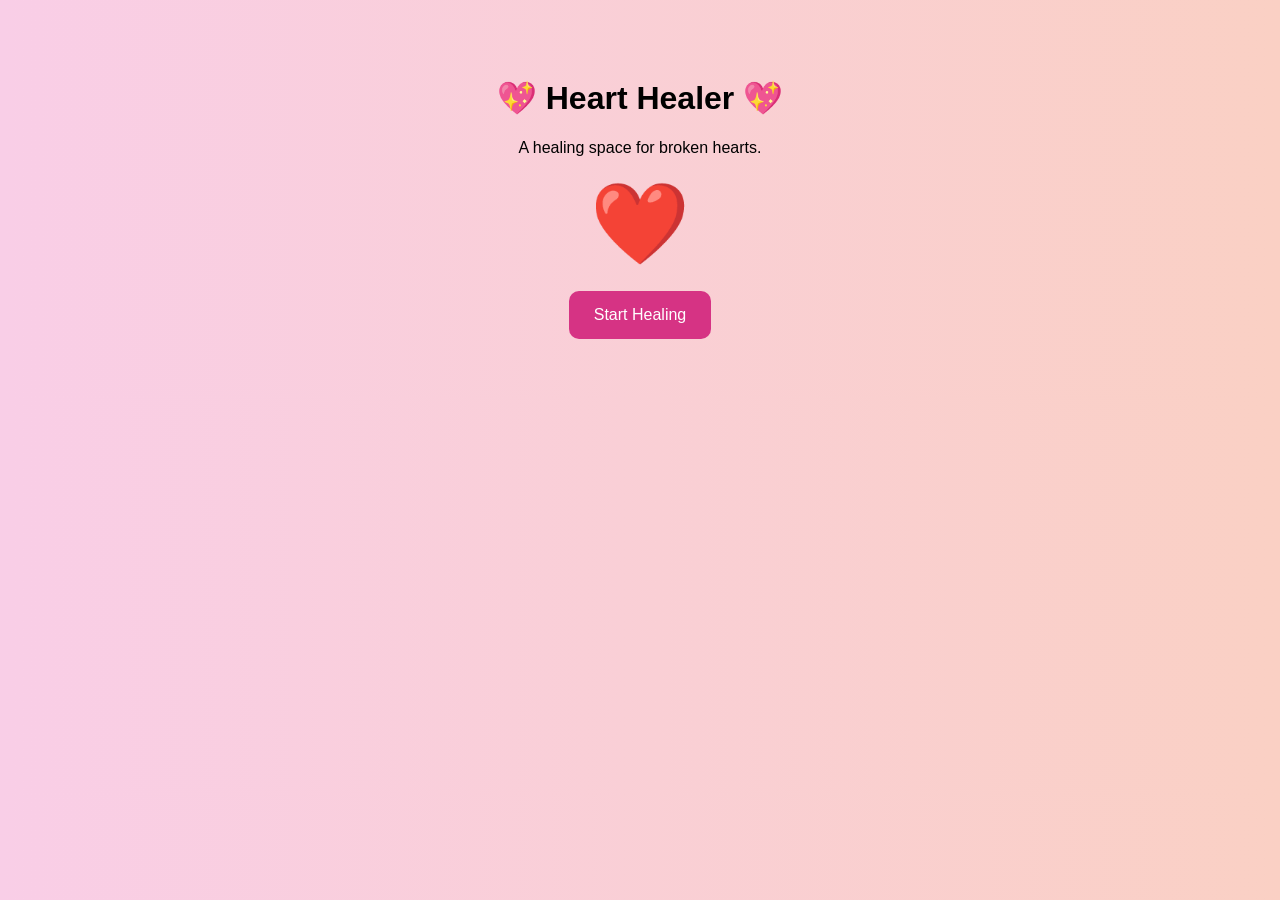
<file: HeartHealerWeb/index.html.html>
<!DOCTYPE html>
<html lang="en">
<head>
  <meta charset="UTF-8" />
  <meta name="viewport" content="width=device-width, initial-scale=1.0"/>
  <title>Heart Healer – Welcome</title>
  <link rel="stylesheet" href="page1.css" />
</head>
<body>
  <div class="container">
    <h1 class="fade-in">💖 Heart Healer 💖</h1>
    <p class="fade-in">A healing space for broken hearts.</p>
    <div class="heart-beat">❤️</div>
    <button onclick="goToNextPage('page2.html')" class="fade-in">Start Healing</button>
  </div>

  <script src="app.js"></script>
</body>
</html>
</file>
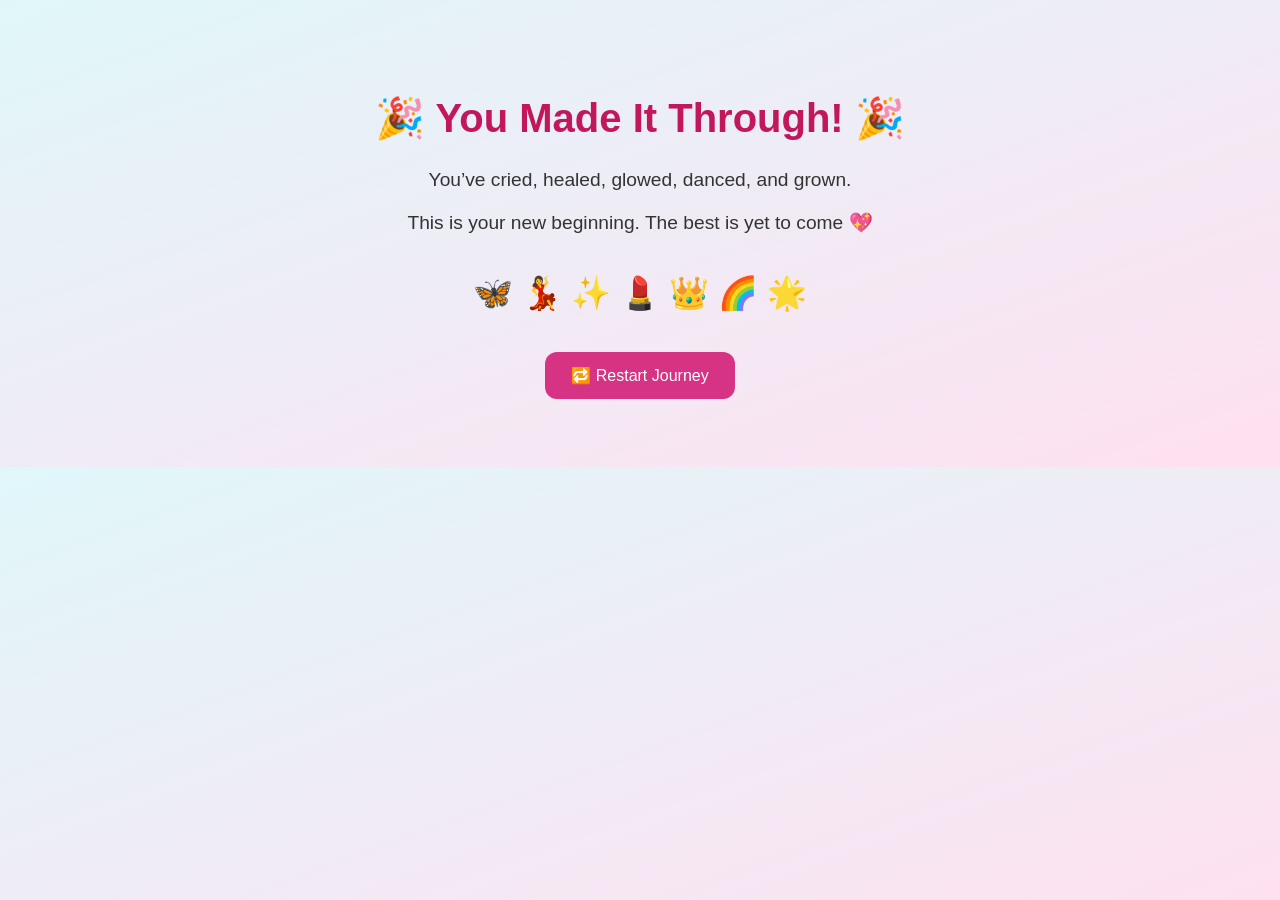
<file: HeartHealerWeb/page10.html>
<!DOCTYPE html>
<html lang="en">
<head>
  <meta charset="UTF-8" />
  <title>You Did It 🎉</title>
  <link rel="stylesheet" href="page10.css" />
</head>
<body>
  <div class="container">
    <h1 class="title">🎉 You Made It Through! 🎉</h1>
    <p class="message">You’ve cried, healed, glowed, danced, and grown.</p>
    <p class="message">This is your new beginning. The best is yet to come 💖</p>

    <div class="celebrate">
      🦋 💃 ✨ 💄 👑 🌈 🌟
    </div>

    <button onclick="restartJourney()">🔁 Restart Journey</button>
  </div>

  <script src="app.js"></script>
</body>
</html>
</file>
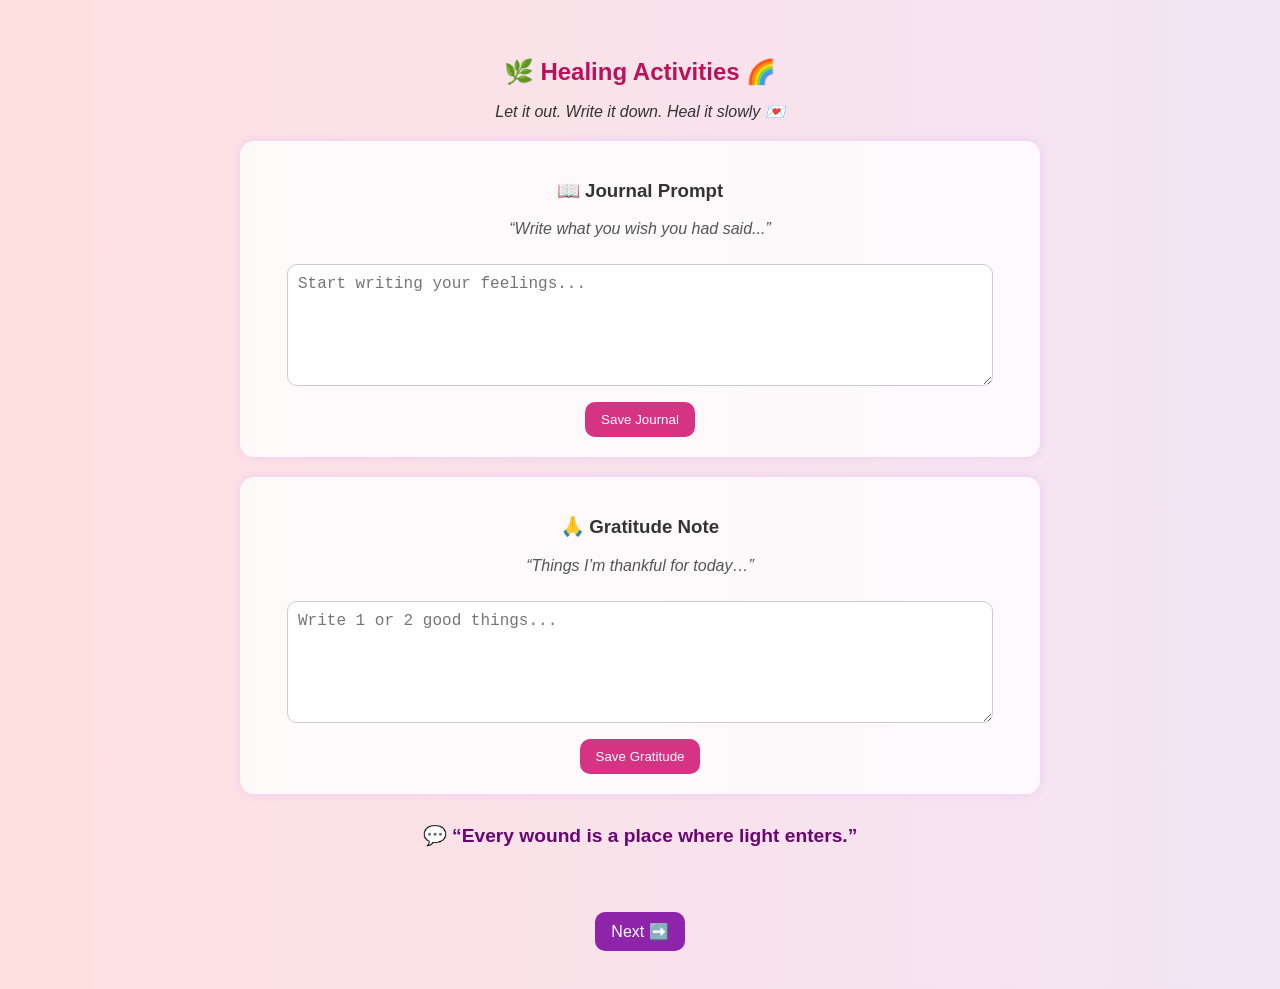
<file: HeartHealerWeb/page2.html>
<!DOCTYPE html>
<html lang="en">
<head>
  <meta charset="UTF-8">
  <title>Healing Activities ✍️</title>
  <link rel="stylesheet" href="page2.css">
</head>
<body>
  <div class="container">
    <h2>🌿 Healing Activities 🌈</h2>
    <p class="subtext">Let it out. Write it down. Heal it slowly 💌</p>

    <div class="journal-box">
      <h3>📖 Journal Prompt</h3>
      <p class="prompt">“Write what you wish you had said...”</p>
      <textarea id="journalInput" placeholder="Start writing your feelings..."></textarea>
      <button onclick="saveJournal()">Save Journal</button>
    </div>

    <div class="gratitude-box">
      <h3>🙏 Gratitude Note</h3>
      <p class="prompt">“Things I’m thankful for today…”</p>
      <textarea id="gratitudeInput" placeholder="Write 1 or 2 good things..."></textarea>
      <button onclick="saveGratitude()">Save Gratitude</button>
    </div>

    <div class="quote-box">
      <h4 id="healingQuote">💬 “Every wound is a place where light enters.”</h4>
    </div>

    <button class="next-button" onclick="goToNextPage('page3.html')">Next ➡️</button>

    <script src="app.js"></script>
</body>
</html>
</file>
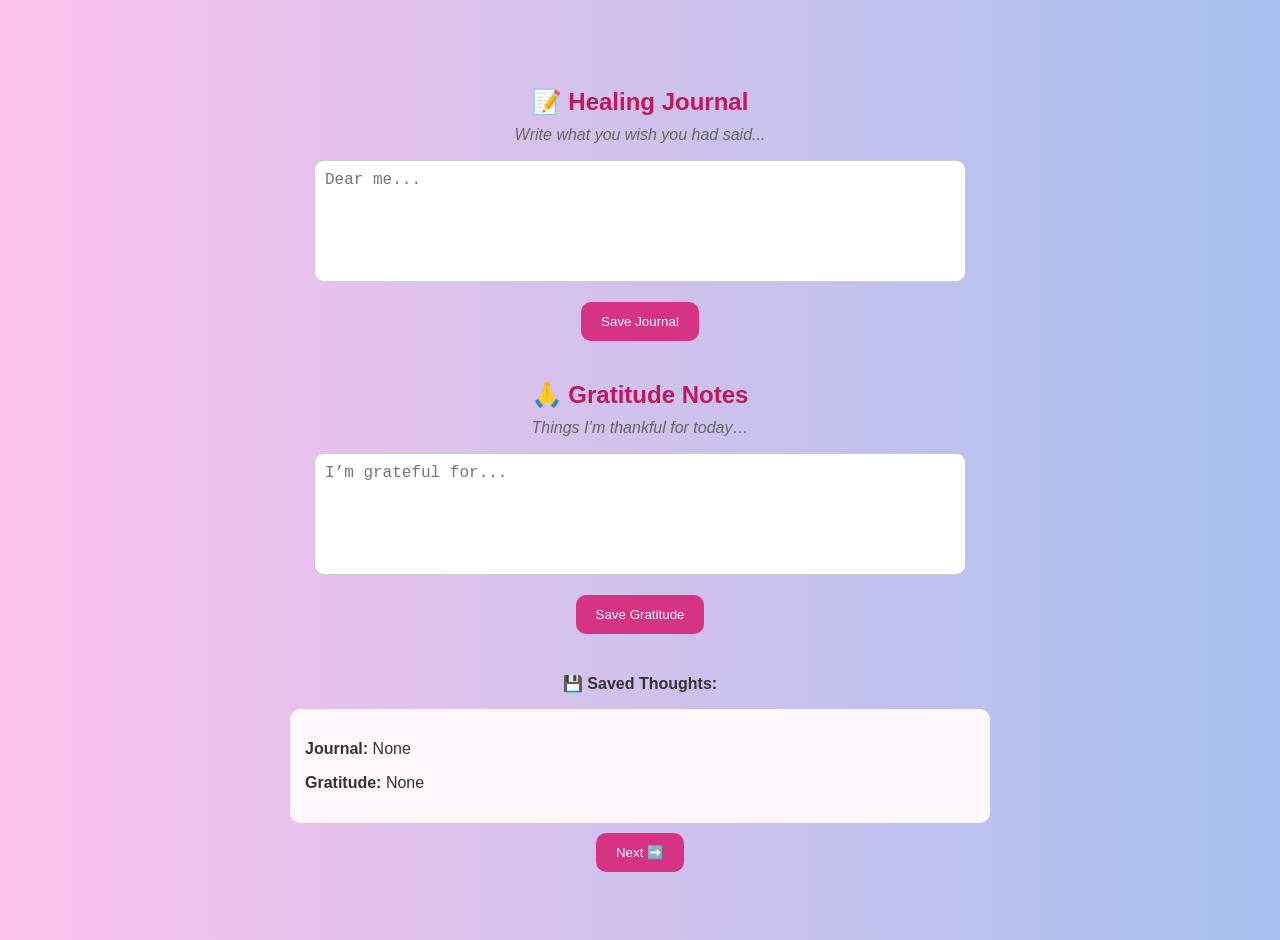
<file: HeartHealerWeb/page3.html>
<!DOCTYPE html>
<html lang="en">
<head>
  <meta charset="UTF-8" />
  <meta name="viewport" content="width=device-width, initial-scale=1.0"/>
  <title>Healing Journal</title>
  <link rel="stylesheet" href="page3.css" />
</head>
<body>
  <div class="container">
    <h2>📝 Healing Journal</h2>
    <p class="sub">Write what you wish you had said...</p>
    <textarea id="journalInput" placeholder="Dear me..."></textarea>
    <button onclick="saveJournal()">Save Journal</button>

    <h2>🙏 Gratitude Notes</h2>
    <p class="sub">Things I’m thankful for today…</p>
    <textarea id="gratitudeInput" placeholder="I’m grateful for..."></textarea>
    <button onclick="saveGratitude()">Save Gratitude</button>

    <p class="saved">💾 Saved Thoughts:</p>
    <div id="savedNotes">
      <p><strong>Journal:</strong> <span id="savedJournal">None</span></p>
      <p><strong>Gratitude:</strong> <span id="savedGratitude">None</span></p>
    </div>

    <button class="next-button" onclick="goToNextPage('page4.html')">Next ➡️</button>
  </div>

  <script src="app.js"></script>
</body>
</html>
</file>
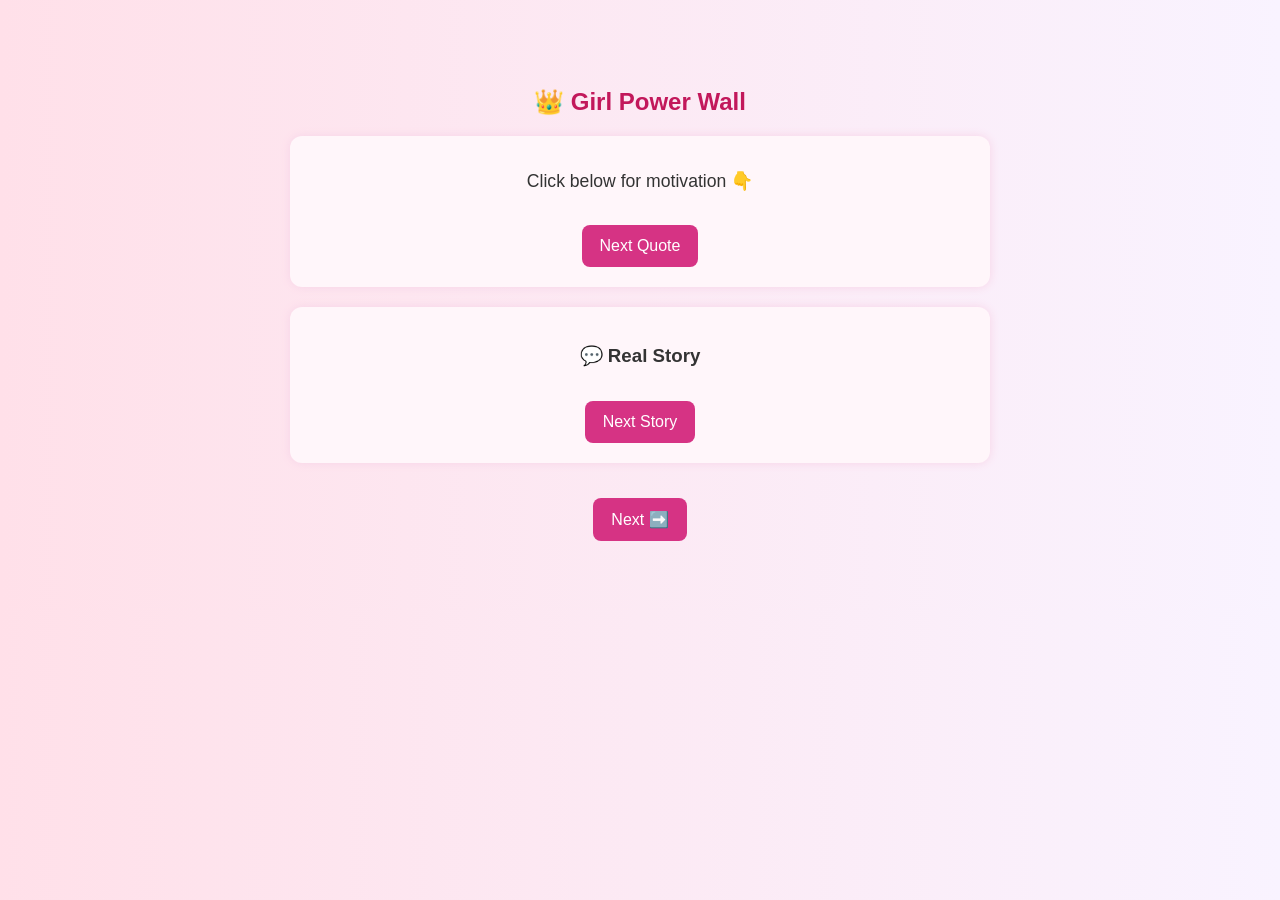
<file: HeartHealerWeb/page4.html>
<!DOCTYPE html>
<html lang="en">
<head>
  <meta charset="UTF-8">
  <title>Girl Power Wall</title>
  <link rel="stylesheet" href="page4.css">
</head>
<body>
  <div class="container">
    <h2>👑 Girl Power Wall</h2>

    <div class="quote-box">
      <p id="quoteText">Click below for motivation 👇</p>
      <button onclick="nextMotivation()">Next Quote</button>
    </div>

    <div class="story-box">
      <h3>💬 Real Story</h3>
      <p id="storyText"></p>
      <button onclick="nextStory()">Next Story</button>
    </div>

    <button class="next-button" onclick="goToNextPage('page5.html')">Next ➡️</button>
  </div>

  <script src="app.js"></script>
</body>
</html>
</file>
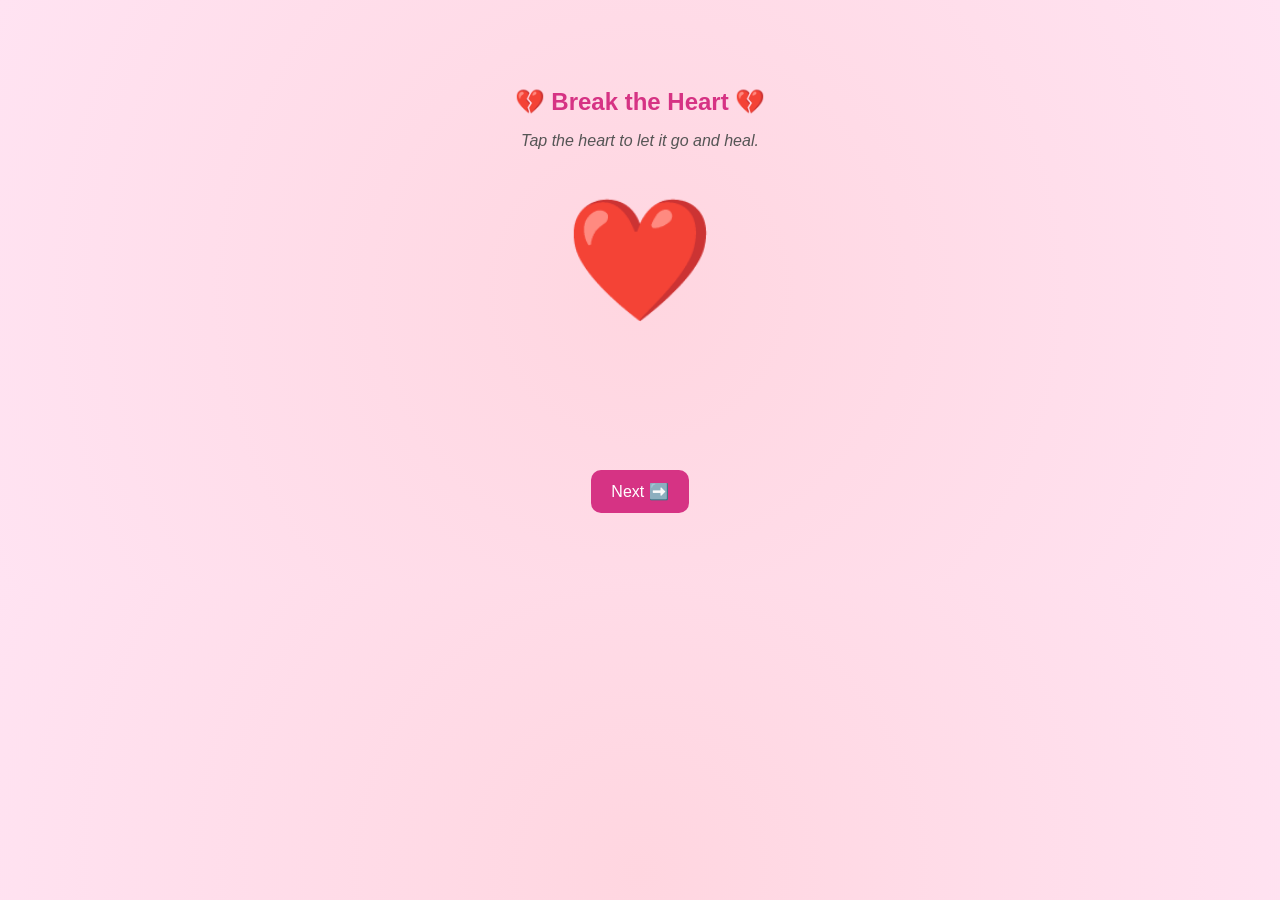
<file: HeartHealerWeb/page5.html>
<!DOCTYPE html>
<html lang="en">
<head>
  <meta charset="UTF-8">
  <title>Break the Heart 💔</title>
  <link rel="stylesheet" href="page5.css">
</head>
<body>
  <div class="container">
    <h2 class="fade-in">💔 Break the Heart 💔</h2>
    <p class="subtext fade-in">Tap the heart to let it go and heal.</p>

    <div class="heart-area fade-in">
      <div id="heart" onclick="breakHeart()">❤️</div>
    </div>

    <p id="message" class="message"></p>

    <button class="next-button" onclick="goToNextPage('page6.html')">Next ➡️</button>
  </div>

  <script src="app.js"></script>
</body>
</html>
</file>
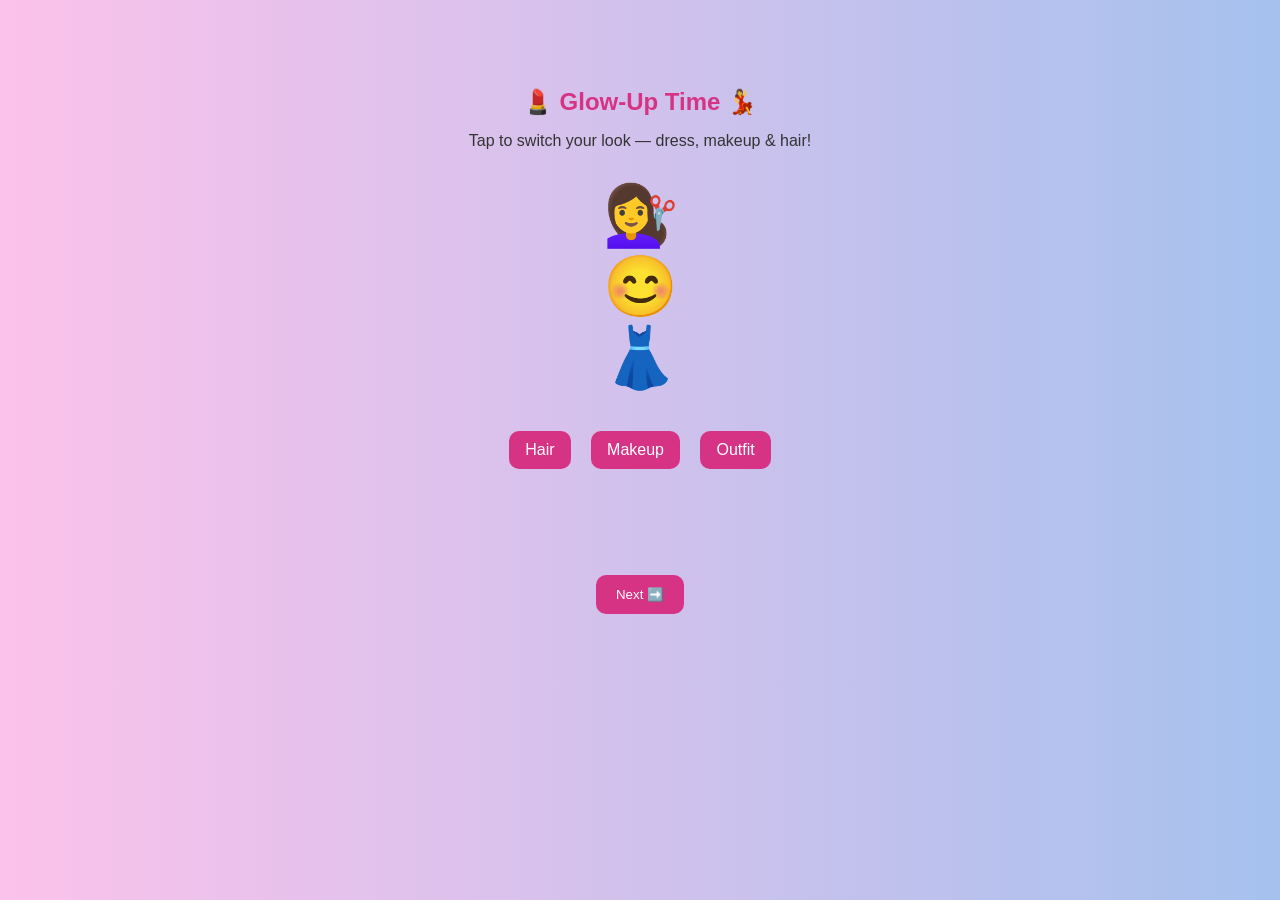
<file: HeartHealerWeb/page6.html>
<!DOCTYPE html>
<html lang="en">
<head>
  <meta charset="UTF-8">
  <title>Glow-Up Time 💅</title>
  <link rel="stylesheet" href="page6.css">
</head>
<body>
  <div class="container">
    <h2 class="fade-in">💄 Glow-Up Time 💃</h2>
    <p class="fade-in">Tap to switch your look — dress, makeup & hair!</p>

    <div class="avatar fade-in">
      <div id="hair">💇‍♀️</div>
      <div id="face">😊</div>
      <div id="outfit">👗</div>
    </div>

    <div class="controls fade-in">
      <button onclick="nextHair()">Hair</button>
      <button onclick="nextMakeup()">Makeup</button>
      <button onclick="nextOutfit()">Outfit</button>
    </div>

    <p class="glow-message" id="glowMessage"></p>

    <button class="next-button" onclick="goToNextPage('page7.html')">Next ➡️</button>
  </div>

  <script src="app.js"></script>
</body>
</html>
</file>
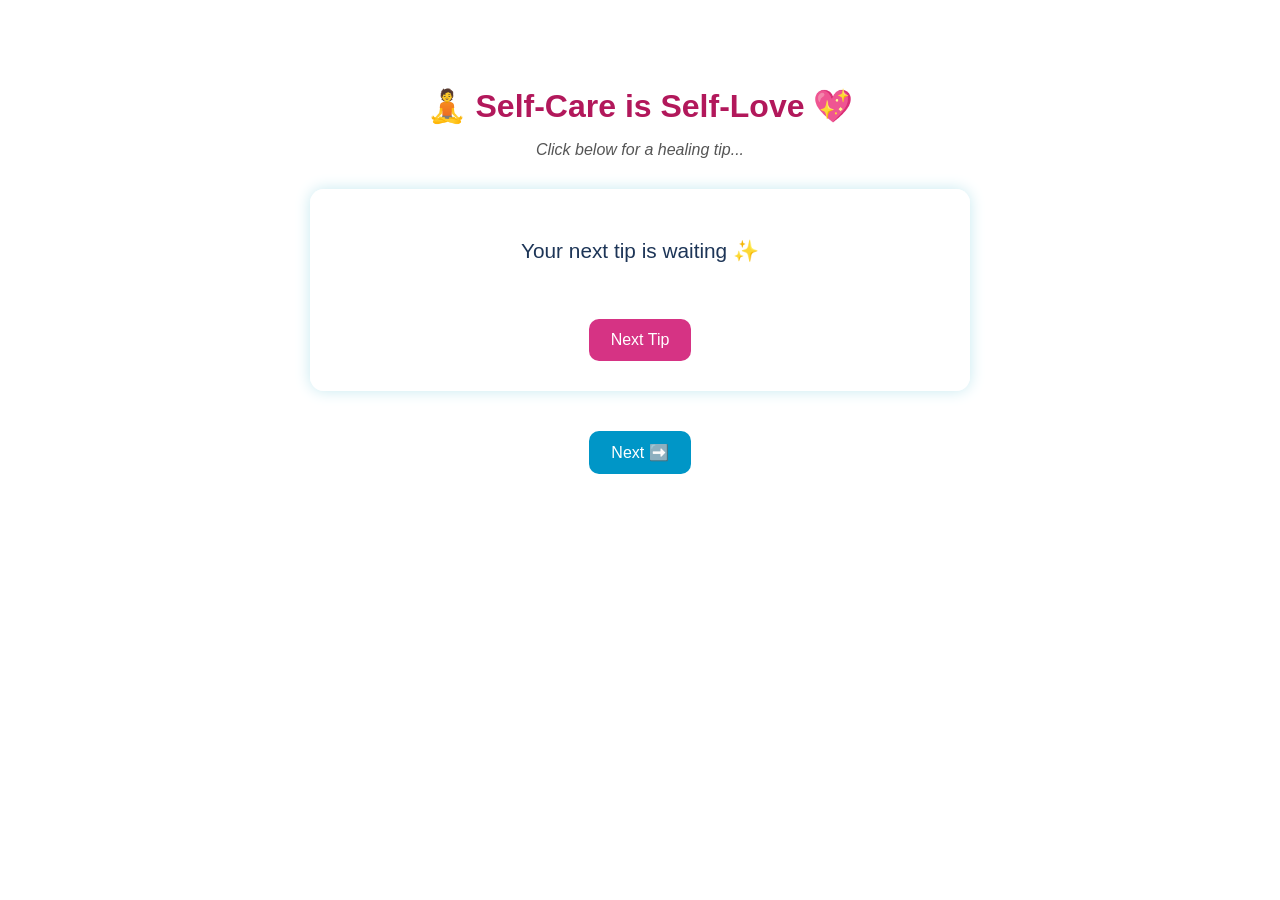
<file: HeartHealerWeb/page8.html>
<!DOCTYPE html>
<html lang="en">
<head>
  <meta charset="UTF-8">
  <title>Self-Care Tips 💗</title>
  <link rel="stylesheet" href="page8.css">
</head>
<body>
  <div class="container">
    <h2>🧘 Self-Care is Self-Love 💖</h2>
    <p class="subtext">Click below for a healing tip...</p>

    <div class="tip-box">
      <p id="selfCareTip">Your next tip is waiting ✨</p>
      <button onclick="showRandomTip()">Next Tip</button>
    </div>

    <button class="next-button" onclick="goToNextPage('page9.html')">Next ➡️</button>
  </div>

  <script src="app.js"></script>
</body>
</html>
</file>
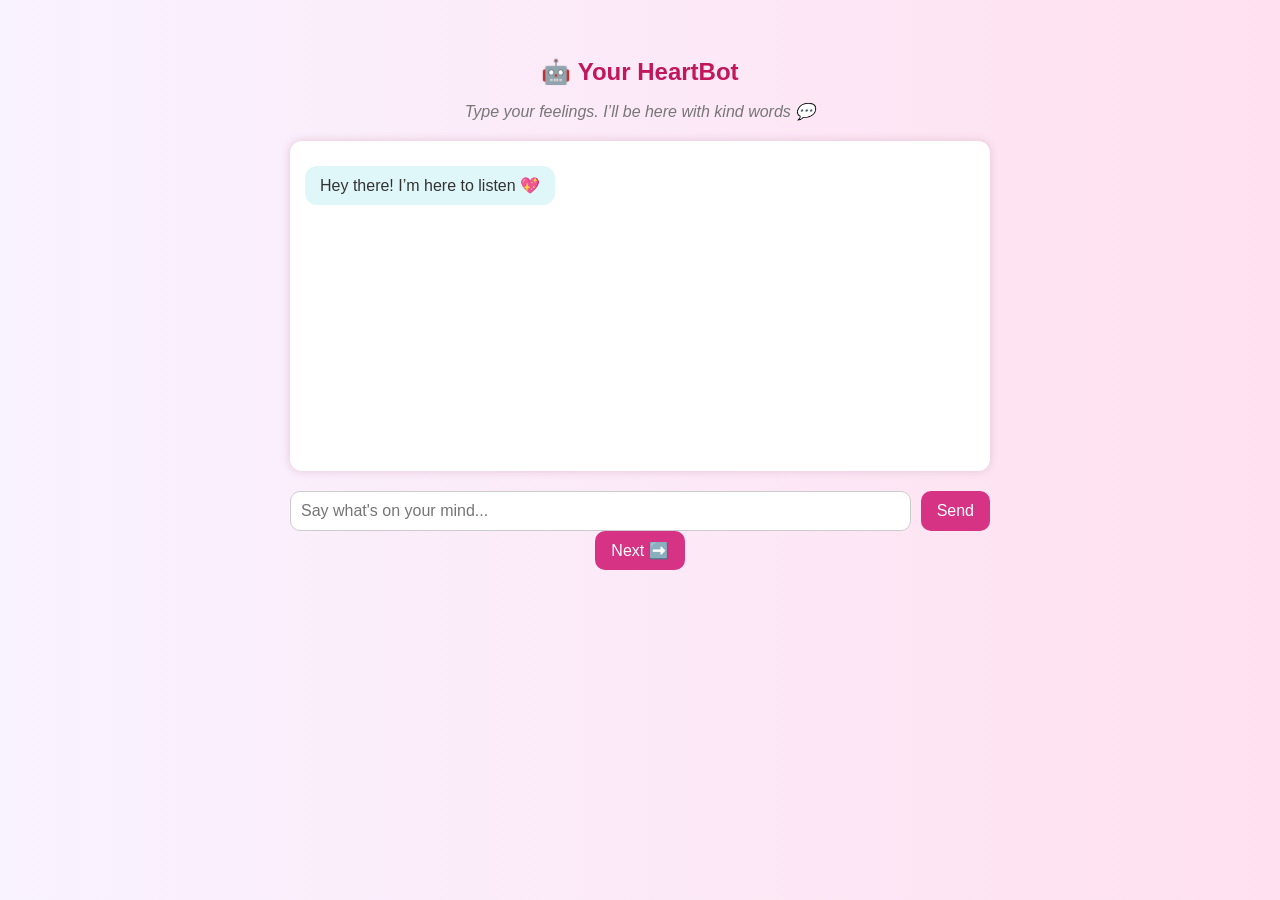
<file: HeartHealerWeb/page9.html>
<!DOCTYPE html>
<html lang="en">
<head>
  <meta charset="UTF-8" />
  <title>HeartBot Chat 🤖</title>
  <link rel="stylesheet" href="page9.css" />
</head>
<body>
  <div class="container">
    <h2>🤖 Your HeartBot</h2>
    <p class="subtext">Type your feelings. I’ll be here with kind words 💬</p>

    <div class="chat-box" id="chatBox">
      <div class="bot-message">Hey there! I’m here to listen 💖</div>
    </div>

    <div class="input-row">
      <input type="text" id="userInput" placeholder="Say what's on your mind..." />
      <button onclick="sendMessage()">Send</button>
    </div>

    <button class="next-button" onclick="goToNextPage('page10.html')">Next ➡️</button>
  </div>

  <script src="app.js"></script>
</body>
</html>
</file>
<file: HeartHealerWeb/page1.css>
body {
  background: linear-gradient(to right, #f9cee7, #fad0c4);
  font-family: 'Segoe UI', sans-serif;
  text-align: center;
  padding: 50px;
}

.container {
  animation: fadeInPage 1s ease-in;
}

.fade-in {
  opacity: 0;
  animation: fadeIn 2s forwards;
  animation-delay: 0.5s;
}

.heart-beat {
  font-size: 80px;
  animation: beat 1s infinite;
  margin: 20px 0;
}

button {
  background: #d63384;
  color: white;
  padding: 15px 25px;
  border: none;
  border-radius: 10px;
  font-size: 1rem;
  cursor: pointer;
}

button:hover {
  background: #c2185b;
}

/* Animations */
@keyframes fadeIn {
  to { opacity: 1; }
}

@keyframes beat {
  0%, 100% { transform: scale(1); }
  50% { transform: scale(1.2); }
}

@keyframes fadeInPage {
  from { opacity: 0; }
  to { opacity: 1; }
}
</file>
<file: HeartHealerWeb/page10.css>
body {
  font-family: 'Segoe UI', sans-serif;
  background: linear-gradient(to top left, #ffe0f0, #e0f7fa);
  text-align: center;
  padding: 60px 30px;
  color: #333;
  overflow: hidden;
}

.container {
  max-width: 700px;
  margin: auto;
}

.title {
  font-size: 2.5rem;
  color: #c2185b;
  animation: popIn 1.2s ease;
}

.message {
  font-size: 1.2rem;
  margin: 20px 0;
  animation: fadeIn 2s ease;
}

.celebrate {
  font-size: 2rem;
  margin: 40px 0;
  animation: bounce 1.5s infinite;
}

button {
  background-color: #d63384;
  color: white;
  padding: 14px 26px;
  font-size: 1rem;
  border: none;
  border-radius: 12px;
  cursor: pointer;
  animation: fadeIn 2s ease;
}

button:hover {
  background-color: #b61e6a;
}

@keyframes popIn {
  from { transform: scale(0.7); opacity: 0; }
  to { transform: scale(1); opacity: 1; }
}

@keyframes fadeIn {
  from { opacity: 0; transform: translateY(15px); }
  to { opacity: 1; transform: translateY(0); }
}

@keyframes bounce {
  0%, 100% { transform: translateY(0); }
  50% { transform: translateY(-10px); }
}
</file>
<file: HeartHealerWeb/page2.css>
body {
  font-family: 'Segoe UI', sans-serif;
  background: linear-gradient(to right, #ffe0e0, #f3e5f5);
  padding: 30px;
  text-align: center;
  color: #333;
}

.container {
  max-width: 800px;
  margin: auto;
}

h2 {
  color: #ba125a;
  margin-bottom: 10px;
}

.subtext {
  font-style: italic;
  margin-bottom: 20px;
}

.journal-box, .gratitude-box {
  background: #ffffffcc;
  padding: 20px;
  border-radius: 14px;
  box-shadow: 0 0 10px #eecaf4;
  margin: 20px auto;
}

textarea {
  width: 90%;
  height: 100px;
  border: 1px solid #ccc;
  border-radius: 10px;
  padding: 10px;
  resize: vertical;
  margin-top: 10px;
  font-size: 1rem;
}

button {
  background-color: #d63384;
  color: white;
  padding: 10px 16px;
  border: none;
  border-radius: 10px;
  margin-top: 12px;
  cursor: pointer;
}

button:hover {
  background-color: #b61e6a;
}

.prompt {
  font-style: italic;
  color: #555;
}

.quote-box {
  margin-top: 30px;
  font-size: 1.2rem;
  color: #6a0572;
  animation: fadeIn 2s ease;
}

.next-button {
  margin-top: 40px;
  font-size: 1rem;
  background-color: #8e24aa;
}
</file>
<file: HeartHealerWeb/page3.css>
body {
  font-family: 'Segoe UI', sans-serif;
  background: linear-gradient(to right, #fbc2eb, #a6c1ee);
  color: #333;
  padding: 30px;
  text-align: center;
}

.container {
  max-width: 700px;
  margin: auto;
  padding: 20px;
}

h2 {
  color: #c2185b;
  margin-top: 30px;
}

.sub {
  margin-top: -10px;
  font-style: italic;
  color: #666;
}

textarea {
  width: 90%;
  height: 100px;
  margin: 10px auto;
  border: 1px solid #ccc;
  border-radius: 10px;
  padding: 10px;
  font-size: 1rem;
  display: block;
  resize: none;
}

button {
  background-color: #d63384;
  color: white;
  padding: 12px 20px;
  border: none;
  border-radius: 10px;
  margin: 10px;
  cursor: pointer;
}

button:hover {
  background-color: #b61e6a;
}

.saved {
  margin-top: 30px;
  font-weight: bold;
}

#savedNotes {
  background: #fff6fa;
  padding: 15px;
  border-radius: 10px;
  margin-top: 10px;
  text-align: left;
}
</file>
<file: HeartHealerWeb/page4.css>
body {
  font-family: 'Segoe UI', sans-serif;
  background: linear-gradient(to right, #ffe0e9, #f9f3ff);
  text-align: center;
  padding: 40px;
  color: #333;
}

.container {
  max-width: 700px;
  margin: auto;
  padding: 20px;
}

h2 {
  color: #c2185b;
  margin-bottom: 20px;
}

.quote-box, .story-box {
  background-color: #fff6fa;
  padding: 20px;
  border-radius: 12px;
  margin: 20px auto;
  box-shadow: 0 0 10px #f7d3e7;
  text-align: center;
}

button {
  background-color: #d63384;
  color: white;
  padding: 12px 18px;
  border: none;
  border-radius: 8px;
  margin-top: 15px;
  font-size: 1rem;
  cursor: pointer;
}

button:hover {
  background-color: #b61e6a;
}

#quoteText, #storyText {
  font-size: 1.1rem;
  margin-top: 15px;
}
</file>
<file: HeartHealerWeb/page5.css>
body {
  background: radial-gradient(circle, #ffd6e0, #ffe3f2);
  font-family: 'Segoe UI', sans-serif;
  color: #333;
  text-align: center;
  padding: 40px;
}

.container {
  max-width: 600px;
  margin: auto;
  padding: 20px;
}

h2 {
  color: #d63384;
  margin-bottom: 10px;
}

.subtext {
  font-style: italic;
  color: #555;
  margin-bottom: 30px;
}

.heart-area {
  margin: 40px 0;
}

#heart {
  font-size: 120px;
  cursor: pointer;
  animation: pulse 1.5s infinite;
  transition: transform 0.3s ease;
}

#heart:active {
  transform: scale(0.9);
}

.message {
  margin-top: 30px;
  font-size: 1.2rem;
  color: #c2185b;
  min-height: 40px;
}

button {
  background: #d63384;
  color: white;
  padding: 12px 20px;
  border: none;
  border-radius: 10px;
  font-size: 1rem;
  margin-top: 40px;
  cursor: pointer;
}

button:hover {
  background-color: #b61e6a;
}

.fade-in {
  animation: fadeIn 2s ease;
}

@keyframes pulse {
  0% { transform: scale(1); }
  50% { transform: scale(1.2); }
  100% { transform: scale(1); }
}

@keyframes fadeIn {
  from { opacity: 0; transform: translateY(10px); }
  to { opacity: 1; transform: translateY(0); }
}
</file>
<file: HeartHealerWeb/page6.css>
body {
  font-family: 'Segoe UI', sans-serif;
  background: linear-gradient(to right, #fbc2eb, #a6c1ee);
  text-align: center;
  padding: 40px;
  color: #333;
}

.container {
  max-width: 600px;
  margin: auto;
  padding: 20px;
}

h2 {
  color: #d63384;
  margin-bottom: 10px;
}

.avatar {
  font-size: 60px;
  margin: 30px 0;
  animation: glow 3s ease-in-out infinite;
}

.controls button {
  background: #d63384;
  color: white;
  padding: 10px 16px;
  margin: 8px;
  border: none;
  border-radius: 10px;
  font-size: 1rem;
  cursor: pointer;
}

.controls button:hover {
  background: #b61e6a;
}

.glow-message {
  font-style: italic;
  margin-top: 20px;
  color: #c2185b;
  font-size: 1.1rem;
  min-height: 30px;
}

.next-button {
  margin-top: 30px;
  background: #d63384;
  color: white;
  padding: 12px 20px;
  border: none;
  border-radius: 10px;
  cursor: pointer;
}

.next-button:hover {
  background-color: #b61e6a;
}

.fade-in {
  animation: fadeIn 2s ease;
}

@keyframes fadeIn {
  from { opacity: 0; transform: translateY(10px); }
  to { opacity: 1; transform: translateY(0); }
}

@keyframes glow {
  0% { text-shadow: 0 0 5px #ff69b4; }
  50% { text-shadow: 0 0 15px #ff69b4; }
  100% { text-shadow: 0 0 5px #ff69b4; }
}
</file>
<file: HeartHealerWeb/page8.css>
body, html {
  margin: 0;
  padding: 0;
  font-family: 'Segoe UI', sans-serif;
  height: 100%;
  overflow: hidden;
  position: relative;
  color: #333;
}

.animated-bg {
  position: absolute;
  width: 100%;
  height: 100%;
  background: linear-gradient(120deg, #ffdee9, #b5fffc);
  z-index: -2;
  overflow: hidden;
  animation: gradientShift 15s infinite alternate ease-in-out;
}

.container {
  text-align: center;
  padding: 60px 30px;
  position: relative;
  z-index: 1;
}

h2 {
  color: #b2185b;
  font-size: 2rem;
  margin-bottom: 10px;
}

.subtext {
  font-style: italic;
  color: #555;
  margin-bottom: 30px;
  animation: fadeIn 2s ease;
}

.tip-box {
  background: rgba(255, 255, 255, 0.85);
  padding: 30px;
  border-radius: 14px;
  box-shadow: 0 0 15px #c7e9f0;
  max-width: 600px;
  margin: auto;
  animation: fadeIn 2s ease;
}

#selfCareTip {
  font-size: 1.3rem;
  color: #1d3557;
  margin-bottom: 20px;
  min-height: 60px;
  transition: all 0.3s ease;
}

button {
  background-color: #d63384;
  color: white;
  padding: 12px 22px;
  border: none;
  border-radius: 10px;
  font-size: 1rem;
  cursor: pointer;
}

button:hover {
  background-color: #b61e6a;
}

.next-button {
  margin-top: 40px;
  background-color: #0096c7;
}

/* Animations */
@keyframes fadeIn {
  from { opacity: 0; transform: translateY(15px); }
  to { opacity: 1; transform: translateY(0); }
}

@keyframes gradientShift {
  0% { background: linear-gradient(120deg, #ffdee9, #b5fffc); }
  50% { background: linear-gradient(120deg, #d0c1f7, #fbd4ff); }
  100% { background: linear-gradient(120deg, #ffdee9, #b5fffc); }
}
</file>
<file: HeartHealerWeb/page9.css>
body {
  font-family: 'Segoe UI', sans-serif;
  background: linear-gradient(to right, #f9f3ff, #ffe0f0);
  padding: 30px;
  text-align: center;
  color: #333;
}

.container {
  max-width: 700px;
  margin: auto;
}

h2 {
  color: #c2185b;
  margin-bottom: 10px;
}

.subtext {
  font-style: italic;
  color: #777;
  margin-bottom: 20px;
}

.chat-box {
  background: #fff;
  height: 300px;
  overflow-y: auto;
  border-radius: 12px;
  box-shadow: 0 0 10px #e4c4d6;
  padding: 15px;
  text-align: left;
  margin-bottom: 20px;
}

.input-row {
  display: flex;
  justify-content: center;
  gap: 10px;
}

input[type="text"] {
  flex: 1;
  padding: 10px;
  border-radius: 10px;
  border: 1px solid #ccc;
  font-size: 1rem;
  width: 60%;
}

button {
  background-color: #d63384;
  color: white;
  padding: 10px 16px;
  border: none;
  border-radius: 10px;
  font-size: 1rem;
  cursor: pointer;
}

button:hover {
  background-color: #b61e6a;
}

.user-message, .bot-message {
  margin: 10px 0;
  padding: 10px 15px;
  border-radius: 12px;
  display: inline-block;
  max-width: 80%;
  animation: fadeIn 0.5s ease-in;
}

.user-message {
  background-color: #ffe0f0;
  align-self: flex-end;
}

.bot-message {
  background-color: #e0f7fa;
  align-self: flex-start;
}

@keyframes fadeIn {
  from { opacity: 0; transform: translateY(5px); }
  to { opacity: 1; transform: translateY(0); }
}
</file>
